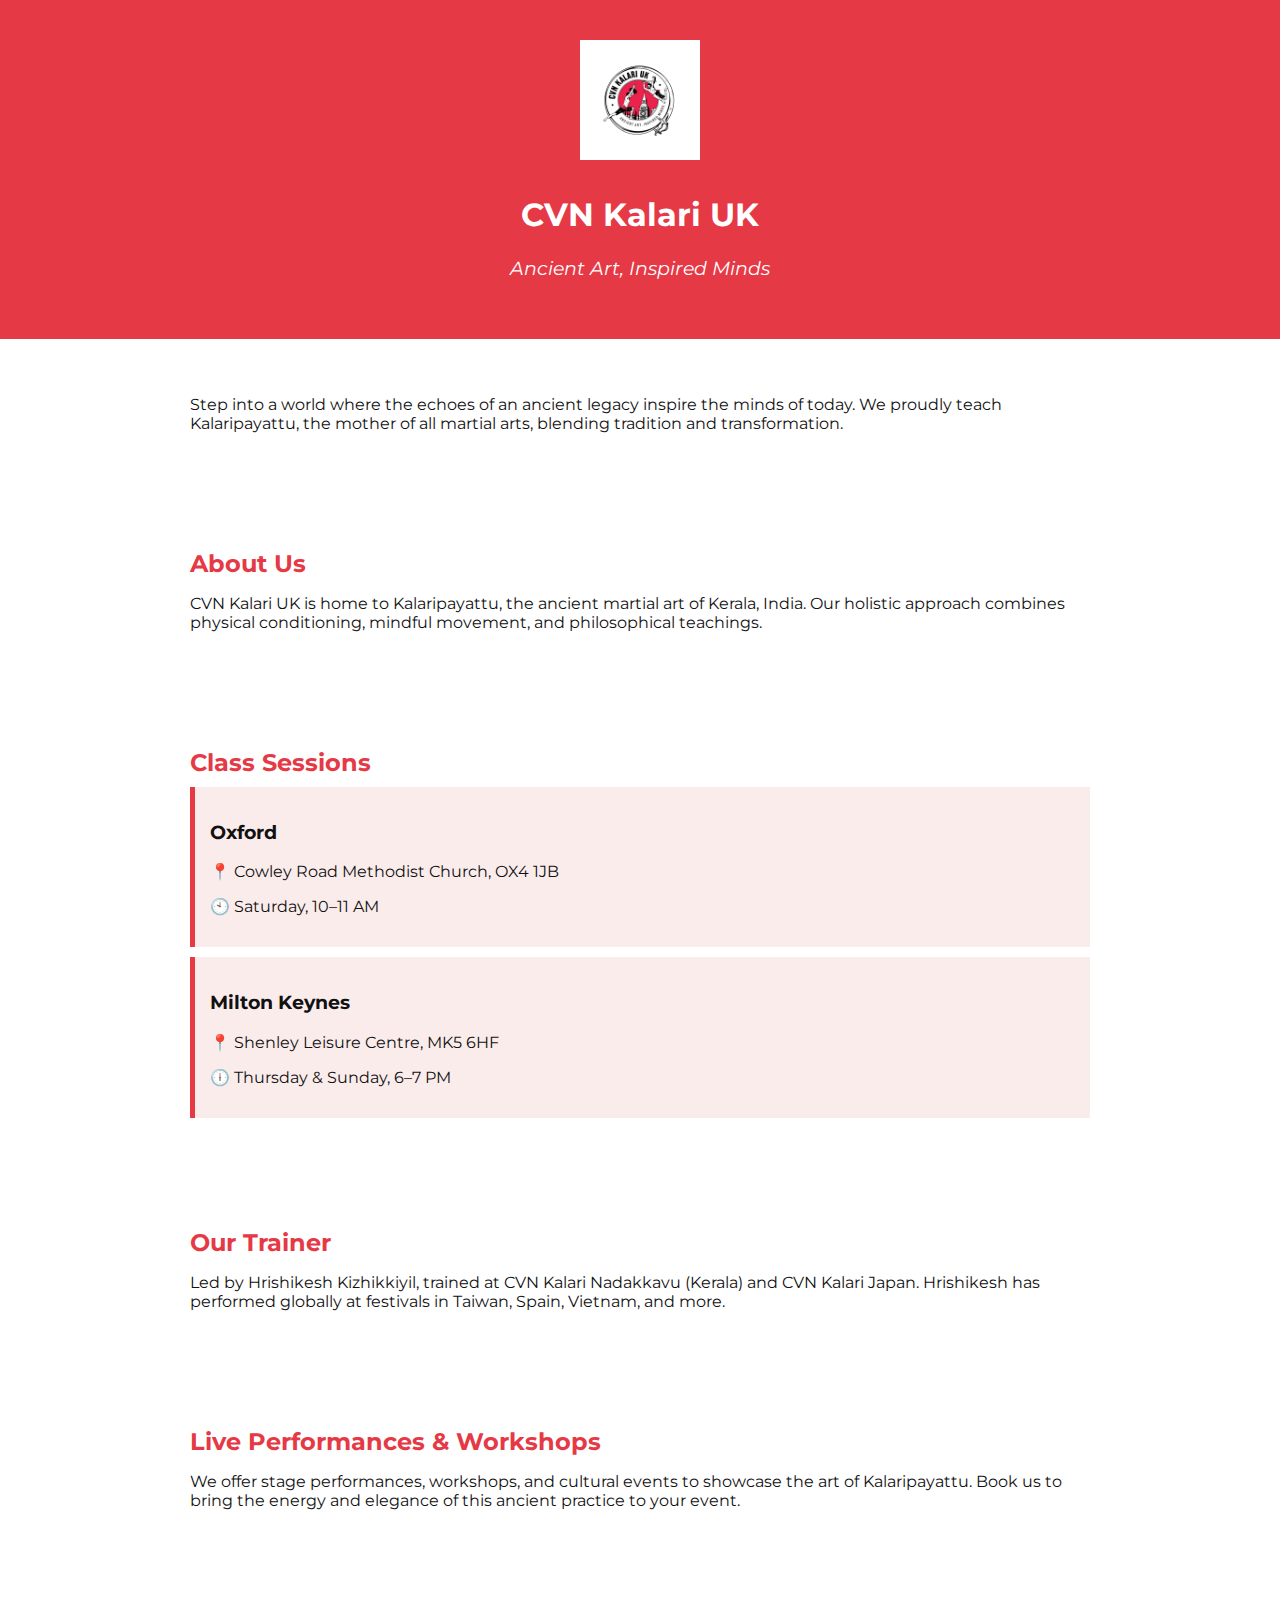
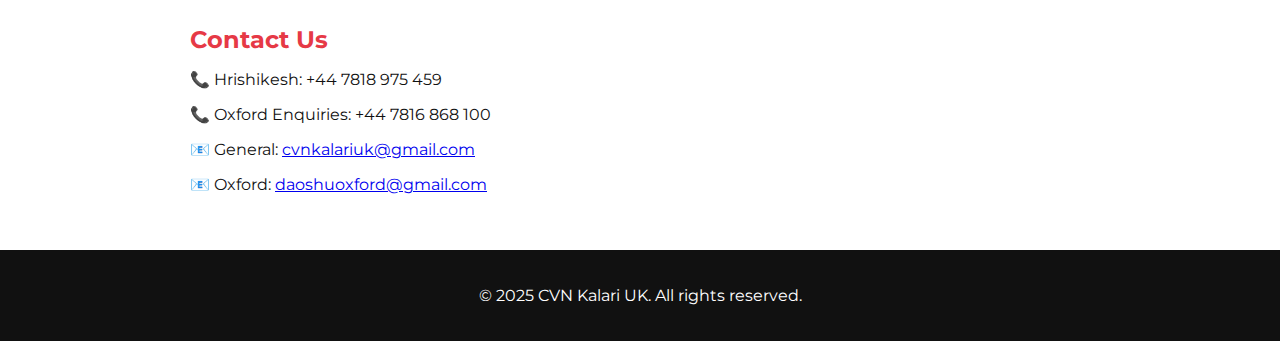
<file: index.html>
<!DOCTYPE html>
<html lang="en">
<head>
  <meta charset="UTF-8" />
  <meta name="viewport" content="width=device-width, initial-scale=1.0" />
  <title>CVN Kalari UK</title>
  <link rel="stylesheet" href="style.css" />
  <link href="https://fonts.googleapis.com/css2?family=Montserrat:wght@400;700&display=swap" rel="stylesheet">
</head>
<body>
  <header>
    <img src="logo.jpg" alt="CVN Kalari UK Logo" class="logo" />
    <h1>CVN Kalari UK</h1>
    <p class="tagline">Ancient Art, Inspired Minds</p>
  </header>

  <section class="hero">
    <p>Step into a world where the echoes of an ancient legacy inspire the minds of today. We proudly teach Kalaripayattu, the mother of all martial arts, blending tradition and transformation.</p>
  </section>

  <section class="about">
    <h2>About Us</h2>
    <p>CVN Kalari UK is home to Kalaripayattu, the ancient martial art of Kerala, India. Our holistic approach combines physical conditioning, mindful movement, and philosophical teachings.</p>
  </section>

  <section class="classes">
    <h2>Class Sessions</h2>
    <div class="session">
      <h3>Oxford</h3>
      <p>📍 Cowley Road Methodist Church, OX4 1JB</p>
      <p>🕙 Saturday, 10–11 AM</p>
    </div>
    <div class="session">
      <h3>Milton Keynes</h3>
      <p>📍 Shenley Leisure Centre, MK5 6HF</p>
      <p>🕕 Thursday & Sunday, 6–7 PM</p>
    </div>
  </section>

  <section class="trainer">
    <h2>Our Trainer</h2>
    <p>Led by Hrishikesh Kizhikkiyil, trained at CVN Kalari Nadakkavu (Kerala) and CVN Kalari Japan. Hrishikesh has performed globally at festivals in Taiwan, Spain, Vietnam, and more.</p>
  </section>

  <section class="events">
    <h2>Live Performances & Workshops</h2>
    <p>We offer stage performances, workshops, and cultural events to showcase the art of Kalaripayattu. Book us to bring the energy and elegance of this ancient practice to your event.</p>
  </section>

  <section class="contact">
    <h2>Contact Us</h2>
    <p>📞 Hrishikesh: +44 7818 975 459</p>
    <p>📞 Oxford Enquiries: +44 7816 868 100</p>
    <p>📧 General: <a href="mailto:cvnkalariuk@gmail.com">cvnkalariuk@gmail.com</a></p>
    <p>📧 Oxford: <a href="mailto:daoshuoxford@gmail.com">daoshuoxford@gmail.com</a></p>
  </section>

  <footer>
    <p>&copy; 2025 CVN Kalari UK. All rights reserved.</p>
  </footer>
</body>
</html>
</file>
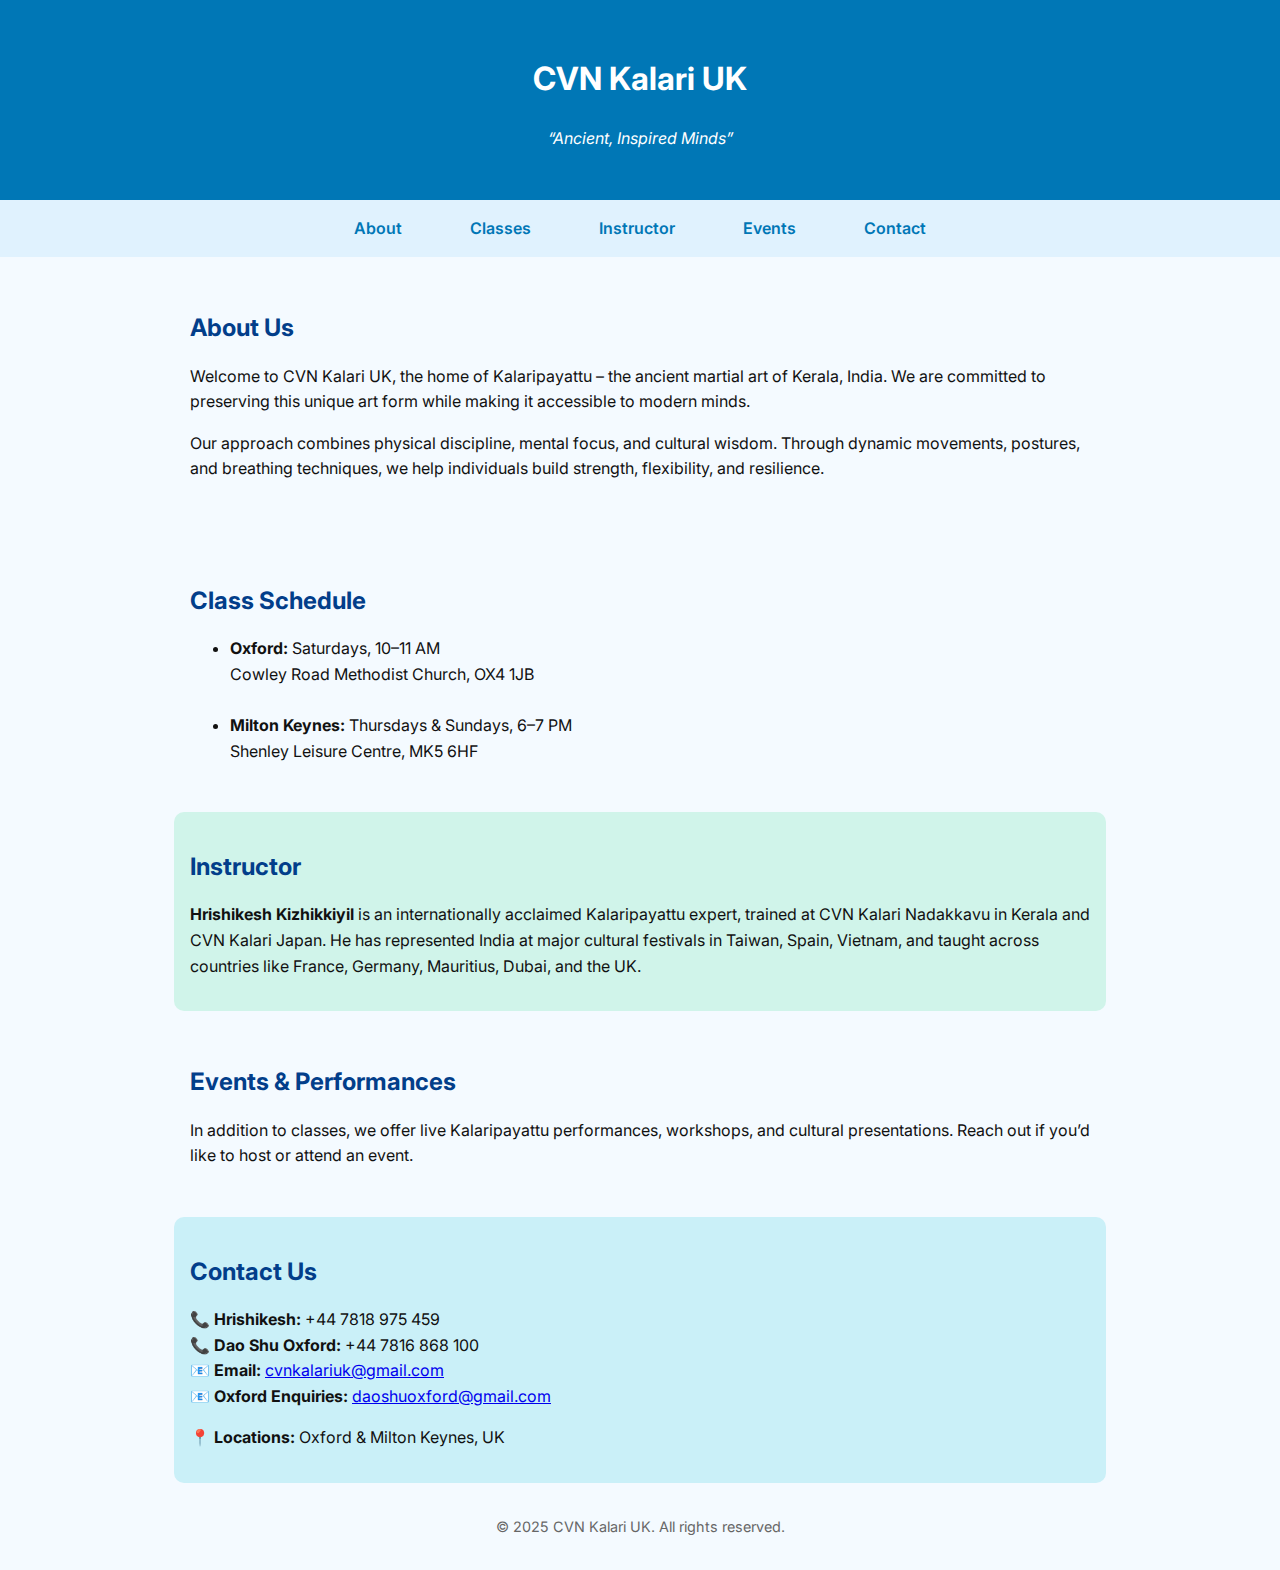
<file: index (1).html>
<!DOCTYPE html>
<html lang="en">
<head>
  <meta charset="UTF-8" />
  <meta name="viewport" content="width=device-width, initial-scale=1.0" />
  <title>CVN Kalari UK</title>
  <link href="https://fonts.googleapis.com/css2?family=Inter:wght@400;600&display=swap" rel="stylesheet" />
  <style>
    body {
      margin: 0;
      font-family: 'Inter', sans-serif;
      background-color: #f4faff;
      color: #111;
      line-height: 1.6;
    }

    header {
      background-color: #0077b6;
      color: white;
      padding: 2rem 1rem;
      text-align: center;
    }

    nav {
      background: #e0f2fe;
      text-align: center;
      padding: 1rem;
    }

    nav a {
      margin: 0 1rem;
      color: #0077b6;
      text-decoration: none;
      font-weight: 600;
    }

    section {
      padding: 2rem 1.5rem;
      max-width: 900px;
      margin: auto;
    }

    h2 {
      color: #023e8a;
      margin-bottom: 0.5rem;
    }

    .contact {
      background: #caf0f8;
      border-radius: 10px;
      padding: 1rem;
    }

    .trainer {
      background: #d0f4ea;
      border-radius: 10px;
      padding: 1rem;
    }

    footer {
      text-align: center;
      padding: 2rem 1rem;
      font-size: 0.9rem;
      color: #666;
    }

    @media (min-width: 768px) {
      nav a {
        margin: 0 2rem;
      }
    }
  </style>
</head>
<body>

  <header>
    <h1>CVN Kalari UK</h1>
    <p><em>“Ancient, Inspired Minds”</em></p>
  </header>

  <nav>
    <a href="#about">About</a>
    <a href="#classes">Classes</a>
    <a href="#trainer">Instructor</a>
    <a href="#events">Events</a>
    <a href="#contact">Contact</a>
  </nav>

  <section id="about">
    <h2>About Us</h2>
    <p>
      Welcome to CVN Kalari UK, the home of Kalaripayattu – the ancient martial art of Kerala, India. We are committed to preserving this unique art form while making it accessible to modern minds.
    </p>
    <p>
      Our approach combines physical discipline, mental focus, and cultural wisdom. Through dynamic movements, postures, and breathing techniques, we help individuals build strength, flexibility, and resilience.
    </p>
  </section>

  <section id="classes">
    <h2>Class Schedule</h2>
    <ul>
      <li><strong>Oxford:</strong> Saturdays, 10–11 AM<br>
      Cowley Road Methodist Church, OX4 1JB</li>
      <br>
      <li><strong>Milton Keynes:</strong> Thursdays & Sundays, 6–7 PM<br>
      Shenley Leisure Centre, MK5 6HF</li>
    </ul>
  </section>

  <section id="trainer" class="trainer">
    <h2>Instructor</h2>
    <p>
      <strong>Hrishikesh Kizhikkiyil</strong> is an internationally acclaimed Kalaripayattu expert, trained at CVN Kalari Nadakkavu in Kerala and CVN Kalari Japan. He has represented India at major cultural festivals in Taiwan, Spain, Vietnam, and taught across countries like France, Germany, Mauritius, Dubai, and the UK.
    </p>
  </section>

  <section id="events">
    <h2>Events & Performances</h2>
    <p>
      In addition to classes, we offer live Kalaripayattu performances, workshops, and cultural presentations. Reach out if you’d like to host or attend an event.
    </p>
  </section>

  <section id="contact" class="contact">
    <h2>Contact Us</h2>
    <p>
      📞 <strong>Hrishikesh:</strong> +44 7818 975 459<br>
      📞 <strong>Dao Shu Oxford:</strong> +44 7816 868 100<br>
      📧 <strong>Email:</strong> <a href="mailto:cvnkalariuk@gmail.com">cvnkalariuk@gmail.com</a><br>
      📧 <strong>Oxford Enquiries:</strong> <a href="mailto:daoshuoxford@gmail.com">daoshuoxford@gmail.com</a>
    </p>
    <p>
      📍 <strong>Locations:</strong> Oxford & Milton Keynes, UK
    </p>
  </section>

  <footer>
    © 2025 CVN Kalari UK. All rights reserved.
  </footer>

</body>
</html>
</file>
<file: style.css>
body {
  font-family: 'Montserrat', sans-serif;
  margin: 0;
  padding: 0;
  background: #ffffff;
  color: #111;
}

header {
  background-color: #e63946;
  color: white;
  text-align: center;
  padding: 40px 20px;
}

.logo {
  max-width: 120px;
  margin-bottom: 10px;
}

.tagline {
  font-style: italic;
  font-size: 1.2rem;
}

section {
  padding: 40px 20px;
  max-width: 900px;
  margin: auto;
}

h2 {
  color: #e63946;
  margin-bottom: 10px;
}

.session {
  background: #fbecec;
  border-left: 5px solid #e63946;
  padding: 15px;
  margin: 10px 0;
}

footer {
  background: #111;
  color: white;
  text-align: center;
  padding: 20px;
}
</file>
